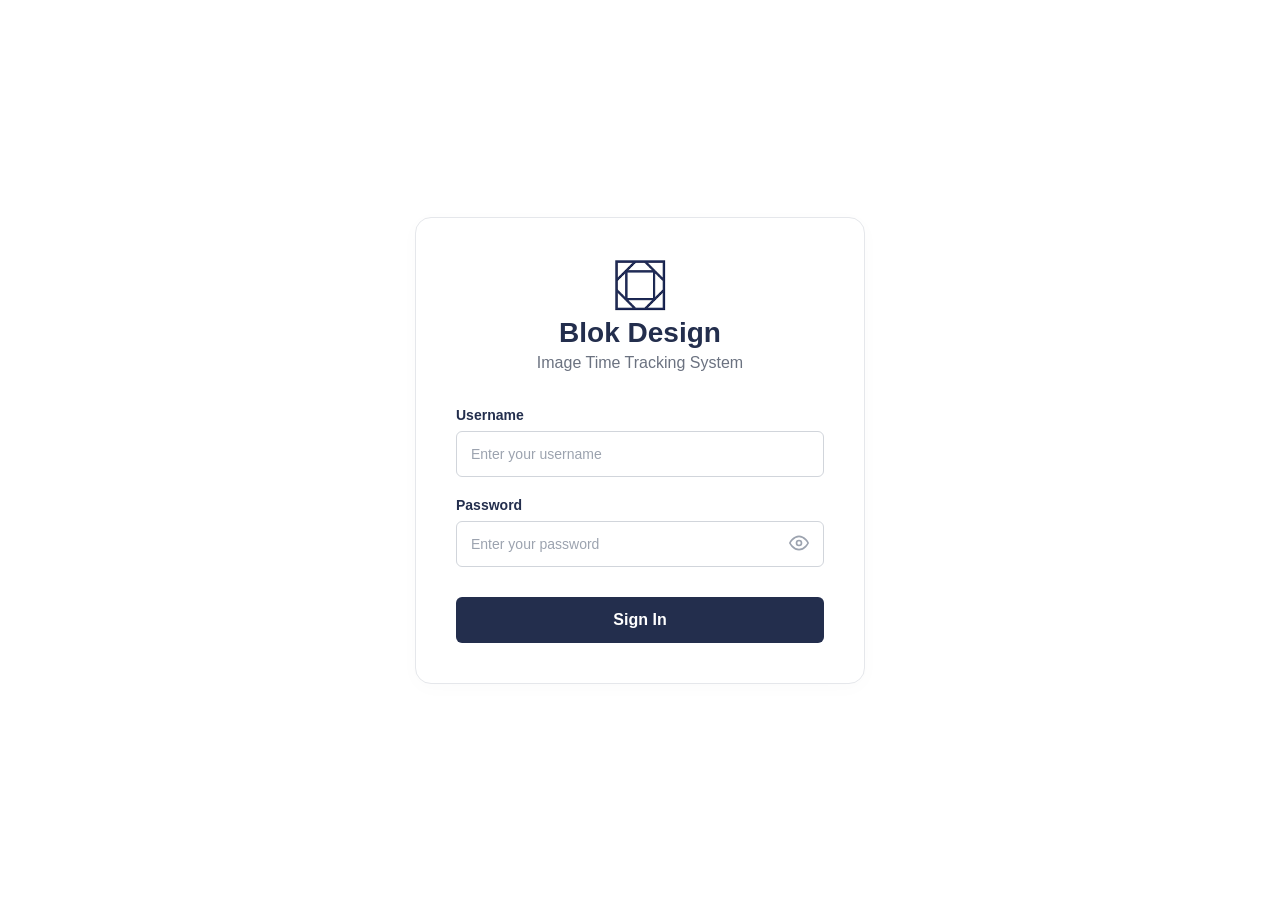
<file: Index.html>
<!DOCTYPE html>
<html lang="en">
<head>
    <meta charset="UTF-8">
    <meta name="viewport" content="width=device-width, initial-scale=1.0">
    <title>Blok Design - Login</title>
    
    <link rel="icon" type="image/jpeg" sizes="32x32" href="Fav.jpg">
    <link rel="icon" type="image/jpeg" sizes="96x96" href="Fav.jpg">
    <link rel="apple-touch-icon" sizes="480x480" href="Fav.jpg">

    <style>
        /* General Reset & Typography */
        * {
            box-sizing: border-box;
            margin: 0;
            padding: 0;
            font-family: 'Segoe UI', Tahoma, Geneva, Verdana, sans-serif;
        }

        body {
            background-color: #ffffff;
            display: flex;
            justify-content: center;
            align-items: center;
            height: 100vh;
        }

        /* Login Card Styling */
        .login-card {
            width: 100%;
            max-width: 450px;
            background-color: #ffffff;
            border: 1px solid #e5e7eb;
            border-radius: 16px;
            padding: 40px;
            text-align: center;
            box-shadow: 0 4px 20px rgba(0, 0, 0, 0.02);
        }

        /* Logo Styling */
        .logo-container {
            margin-bottom: 80;
        }

        /* Typography */
        h1 {
            color: #232e4d;
            font-size: 28px;
            font-weight: 800;
            margin-bottom: 5px;
        }

        h2 {
            color: #6b7280;
            font-size: 16px;
            font-weight: 400;
            margin-bottom: 35px;
        }

        /* Form & Input Styling */
        form {
            text-align: left;
        }

        .input-group {
            margin-bottom: 20px;
            position: relative; 
        }

        label {
            display: block;
            color: #232e4d;
            font-size: 14px;
            font-weight: 700;
            margin-bottom: 8px;
        }

        input {
            width: 100%;
            padding: 14px;
            padding-right: 45px; 
            font-size: 14px;
            border: 1px solid #d1d5db;
            border-radius: 6px;
            color: #333;
            outline: none;
            transition: border-color 0.2s;
        }

        input::placeholder {
            color: #9ca3af;
        }

        input:focus {
            border-color: #232e4d;
        }

        /* Eye Icon Styling */
        .toggle-password {
            position: absolute;
            right: 15px;
            top: 36px; 
            cursor: pointer;
            color: #9ca3af;
            display: flex;
            align-items: center;
            justify-content: center;
        }

        .toggle-password:hover {
            color: #232e4d;
        }

        /* Button Styling */
        button {
            width: 100%;
            background-color: #232e4d;
            color: #ffffff;
            font-size: 16px;
            font-weight: 600;
            padding: 14px;
            border: none;
            border-radius: 6px;
            cursor: pointer;
            margin-top: 10px;
            transition: background-color 0.2s;
        }

        button:hover {
            background-color: #1a233a;
        }
    </style>
</head>
<body>

    <div class="login-card">
        
        <div class="logo-container">
            <img src="Fav.jpg" alt="Company Logo" style="height: 55px; width: auto;">
        </div>

        <h1>Blok Design</h1>
        <h2>Image Time Tracking System</h2>

        <form id="loginForm">
            <div class="input-group">
                <label for="username">Username</label>
                <input type="text" id="username" placeholder="Enter your username" required>
            </div>
            
            <div class="input-group">
                <label for="password">Password</label>
                <input type="password" id="password" placeholder="Enter your password" required>
                <span class="toggle-password" id="togglePassword" title="Show Password">
                    <svg xmlns="http://www.w3.org/2000/svg" width="20" height="20" viewBox="0 0 24 24" fill="none" stroke="currentColor" stroke-width="2" stroke-linecap="round" stroke-linejoin="round">
                        <path d="M1 12s4-8 11-8 11 8 11 8-4 8-11 8-11-8-11-8z"></path>
                        <circle cx="12" cy="12" r="3"></circle>
                    </svg>
                </span>
            </div>

            <button type="submit">Sign In</button>
        </form>
    </div>

    <script>
        // 1. Logic for toggling the password visibility
        const togglePassword = document.getElementById('togglePassword');
        const passwordInput = document.getElementById('password');

        togglePassword.addEventListener('click', function () {
            // Check the current type of the input
            const type = passwordInput.getAttribute('type') === 'password' ? 'text' : 'password';
            passwordInput.setAttribute('type', type);
            
            // Change the SVG icon depending on whether the password is shown or hidden
            if (type === 'text') {
                // Eye with a slash (Hide password)
                this.innerHTML = `<svg xmlns="http://www.w3.org/2000/svg" width="20" height="20" viewBox="0 0 24 24" fill="none" stroke="currentColor" stroke-width="2" stroke-linecap="round" stroke-linejoin="round"><path d="M17.94 17.94A10.07 10.07 0 0 1 12 20c-7 0-11-8-11-8a18.45 18.45 0 0 1 5.06-5.94M9.9 4.24A9.12 9.12 0 0 1 12 4c7 0 11 8 11 8a18.5 18.5 0 0 1-2.16 3.19m-6.72-1.07a3 3 0 1 1-4.24-4.24"></path><line x1="1" y1="1" x2="23" y2="23"></line></svg>`;
                this.setAttribute('title', 'Hide Password');
            } else {
                // Regular eye (Show password)
                this.innerHTML = `<svg xmlns="http://www.w3.org/2000/svg" width="20" height="20" viewBox="0 0 24 24" fill="none" stroke="currentColor" stroke-width="2" stroke-linecap="round" stroke-linejoin="round"><path d="M1 12s4-8 11-8 11 8 11 8-4 8-11 8-11-8-11-8z"></path><circle cx="12" cy="12" r="3"></circle></svg>`;
                this.setAttribute('title', 'Show Password');
            }
        });

        // 2. Logic for authentication
        document.getElementById('loginForm').addEventListener('submit', function(event) {
            event.preventDefault();

            const enteredUsername = document.getElementById('username').value;
            const enteredPassword = document.getElementById('password').value;

            // Updated credentials check
            if (enteredUsername === 'Admin' && enteredPassword === '12345') {
                window.location.href = 'All.html';
            } else {
                alert('username/password error');
            }
        });
    </script>

</body>
</html>
</file>
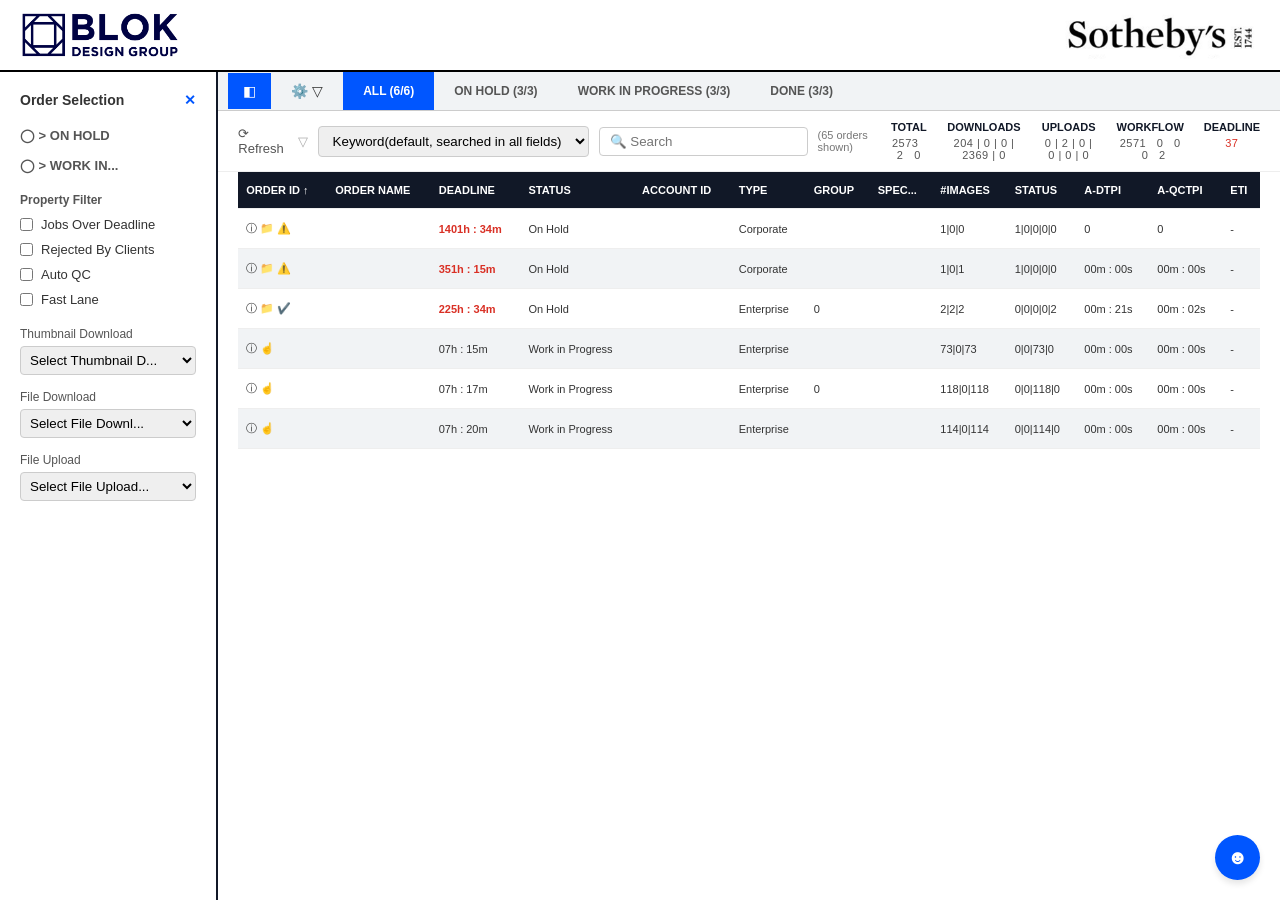
<file: All.html>
<!DOCTYPE html>
<html lang="en">
<head>
    <meta charset="UTF-8">
    <meta name="viewport" content="width=device-width, initial-scale=1.0">
    <title>Blok Queue Management</title>
    <link rel="icon" type="image/jpeg" sizes="32x32" href="Fav.jpg">
    <link rel="icon" type="image/jpeg" sizes="96x96" href="Fav.jpg">
    <link rel="apple-touch-icon" sizes="480x480" href="Fav.jpg">
    <link rel="stylesheet" href="style.css">
</head>
<body>

    <header class="top-header">
        <img src="Blok.png" alt="Company Logo" class="logo">

        <img src="sothebys" alt="Second Logo" class="logo">

    </header>

    <div class="app-container">
        
        <aside class="sidebar">
            <div class="sidebar-header">
                Order Selection <span class="close">✕</span>
            </div>
            <div class="sidebar-nav">
                <div class="sidebar-nav-item">◯ > ON HOLD</div>
                <div class="sidebar-nav-item">◯ > WORK IN...</div>
            </div>

            <div>
                <div class="sidebar-section-title">Property Filter</div>
                <div class="checkbox-group">
                    <label class="checkbox-item"><input type="checkbox"> Jobs Over Deadline</label>
                    <label class="checkbox-item"><input type="checkbox"> Rejected By Clients</label>
                    <label class="checkbox-item"><input type="checkbox"> Auto QC</label>
                    <label class="checkbox-item"><input type="checkbox"> Fast Lane</label>
                </div>
            </div>

            <div class="dropdown-group">
                <div class="dropdown">
                    <label>Thumbnail Download</label>
                    <select><option>Select Thumbnail D...</option></select>
                </div>
                <div class="dropdown">
                    <label>File Download</label>
                    <select><option>Select File Downl...</option></select>
                </div>
                <div class="dropdown">
                    <label>File Upload</label>
                    <select><option>Select File Upload...</option></select>
                </div>
            </div>
        </aside>

        <main class="main-content">
            <div class="top-nav">
                <div class="nav-icon-group">
                    <div class="nav-icon">◧</div>
                    
                    <div class="dropdown-menu-container">
                        <div class="nav-icon" style="background-color: transparent; color: #333; padding: 10px;">⚙️ ▽</div>
                        
                        <div class="nav-dropdown">
                            <a href="#" class="nav-dropdown-item"><span class="icon">👤</span> Employee List</a>
                            <a href="#" class="nav-dropdown-item"><span class="icon">👥</span> Roles</a>
                            <a href="#" class="nav-dropdown-item"><span class="icon">🤝</span> Teams</a>
                            <a href="#" class="nav-dropdown-item"><span class="icon">🕒</span> Shifts</a>
                            <a href="#" class="nav-dropdown-item"><span class="icon">📅</span> Shift Plans</a>
                            <a href="#" class="nav-dropdown-item"><span class="icon">📁</span> Shift Groups</a>
                            <a href="#" class="nav-dropdown-item"><span class="icon">🎨</span> Designer Shifts</a>
                            <a href="#" class="nav-dropdown-item"><span class="icon">📋</span> Specifications</a>
                            <a href="#" class="nav-dropdown-item"><span class="icon">⚙️</span> Complexities</a>
                            <a href="#" class="nav-dropdown-item"><span class="icon">📄</span> File Status</a>
                            
                            <div class="nav-dropdown-item has-submenu">
                                <span class="icon">📊</span> Reporting <span class="arrow-right">›</span>
                                <div class="nav-sub-dropdown">
                                    <a href="#" class="nav-dropdown-item"><span class="icon">📈</span> Daily Report</a>
                                    <a href="#" class="nav-dropdown-item"><span class="icon">📉</span> Weekly Report</a>
                                    <a href="#" class="nav-dropdown-item"><span class="icon">📅</span> Monthly Report</a>
                                    <a href="#" class="nav-dropdown-item"><span class="icon">🎯</span> KPI Dashboard</a>
                                </div>
                            </div>
                            
                            <a href="#" class="nav-dropdown-item"><span class="icon">🔍</span> Monitoring</a>
                            <a href="#" class="nav-dropdown-item"><span class="icon">📈</span> Dashboard</a>
                        </div>
                    </div>
                </div>

                <div class="nav-tab-group">
                    <a href="All.html" class="nav-tab active">ALL (6/6)</a>
                    <a href="On Hold.html" class="nav-tab">ON HOLD (3/3)</a>
                    <a href="WIP.html" class="nav-tab">WORK IN PROGRESS (3/3)</a>
                    <a href="Done.html" class="nav-tab">DONE (3/3)</a>
                </div>
            </div>

            <div class="action-bar">
                <div class="search-container">
                    <span style="cursor: pointer; color: #555;">⟳ Refresh</span>
                    <span style="color: #aaa;">▽</span>
                    <select>
                        <option>Keyword(default, searched in all fields)</option>
                    </select>
                    <input type="text" placeholder="🔍 Search">
                    <span style="color: #777; font-size: 11px;">(65 orders shown)</span>
                </div>

                <div class="stats-dashboard">
                    <div class="stat-group">
                        <span class="stat-header">TOTAL</span>
                        <span class="stat-values">2573 &nbsp; 2 &nbsp; 0</span>
                    </div>
                    <div class="stat-group">
                        <span class="stat-header">DOWNLOADS</span>
                        <span class="stat-values">204 | 0 | 0 | 2369 | 0</span>
                    </div>
                    <div class="stat-group">
                        <span class="stat-header">UPLOADS</span>
                        <span class="stat-values">0 | 2 | 0 | 0 | 0 | 0</span>
                    </div>
                    <div class="stat-group">
                        <span class="stat-header">WORKFLOW</span>
                        <span class="stat-values">2571 &nbsp; 0 &nbsp; 0 &nbsp; 0 &nbsp; 2</span>
                    </div>
                    <div class="stat-group">
                        <span class="stat-header">DEADLINE</span>
                        <span class="stat-values" style="color: #d93025;">37</span>
                    </div>
                </div>
            </div>

            <div class="table-container">
                <table>
                    <thead>
                        <tr>
                            <th>ORDER ID ↑</th>
                            <th>ORDER NAME</th>
                            <th>DEADLINE</th>
                            <th>STATUS</th>
                            <th>ACCOUNT ID</th>
                            <th>TYPE</th>
                            <th>GROUP</th>
                            <th>SPEC...</th>
                            <th>#IMAGES</th>
                            <th>STATUS</th>
                            <th>A-DTPI</th>
                            <th>A-QCTPI</th>
                            <th>ETI</th>
                        </tr>
                    </thead>
                    <tbody>
                        <tr>
                            <td>ⓘ 📁 ⚠️</td>
                            <td></td>
                            <td class="text-red">1401h : 34m</td>
                            <td>On Hold</td>
                            <td></td>
                            <td>Corporate</td>
                            <td></td>
                            <td></td>
                            <td>1|0|0</td>
                            <td>1|0|0|0|0</td>
                            <td>0</td>
                            <td>0</td>
                            <td>-</td>
                        </tr>
                        <tr>
                            <td>ⓘ 📁 ⚠️</td>
                            <td></td>
                            <td class="text-red">351h : 15m</td>
                            <td>On Hold</td>
                            <td></td>
                            <td>Corporate</td>
                            <td></td>
                            <td></td>
                            <td>1|0|1</td>
                            <td>1|0|0|0|0</td>
                            <td>00m : 00s</td>
                            <td>00m : 00s</td>
                            <td>-</td>
                        </tr>
                        <tr>
                            <td>ⓘ 📁 ✔️</td>
                            <td></td>
                            <td class="text-red">225h : 34m</td>
                            <td>On Hold</td>
                            <td></td>
                            <td>Enterprise</td>
                            <td>0</td>
                            <td></td>
                            <td>2|2|2</td>
                            <td>0|0|0|0|2</td>
                            <td>00m : 21s</td>
                            <td>00m : 02s</td>
                            <td>-</td>
                        </tr>

                              <tr>
                            <td>ⓘ ☝️</td>
                            <td></td>
                            <td>07h : 15m</td>
                            <td>Work in Progress</td>
                            <td></td>
                            <td>Enterprise</td>
                            <td></td>
                            <td></td>
                            <td>73|0|73</td>
                           <td>0|0|73|0</td>
                            <td>00m : 00s</td>
                            <td>00m : 00s</td>
                            <td>-</td>
                        </tr>
                        <tr>
                            <td>ⓘ ☝️</td>
                            <td></td>
                            <td>07h : 17m</td>
                            <td>Work in Progress</td>
                            <td></td>
                            <td>Enterprise</td>
                            <td>0</td>
                            <td></td>
                            <td>118|0|118</td>
                            <td>0|0|118|0</td>
                            <td>00m : 00s</td>
                            <td>00m : 00s</td>
                            <td>-</td>
                            </tr>
                        <tr>
                            <td>ⓘ ☝️</td>
                            <td></td>
                            <td>07h : 20m</td>
                            <td>Work in Progress</td>
                            <td></td>
                            <td>Enterprise</td>
                            <td></td>
                            <td></td>
                            <td>114|0|114</td>
                            <td>0|0|114|0</td>
                            <td>00m : 00s</td>
                            <td>00m : 00s</td>
                            <td>-</td></tr>
                    </tbody>
                </table>
            </div>

            <div class="fab">☻</div>
        </main>
    </div>

</body>
</html>
</file>
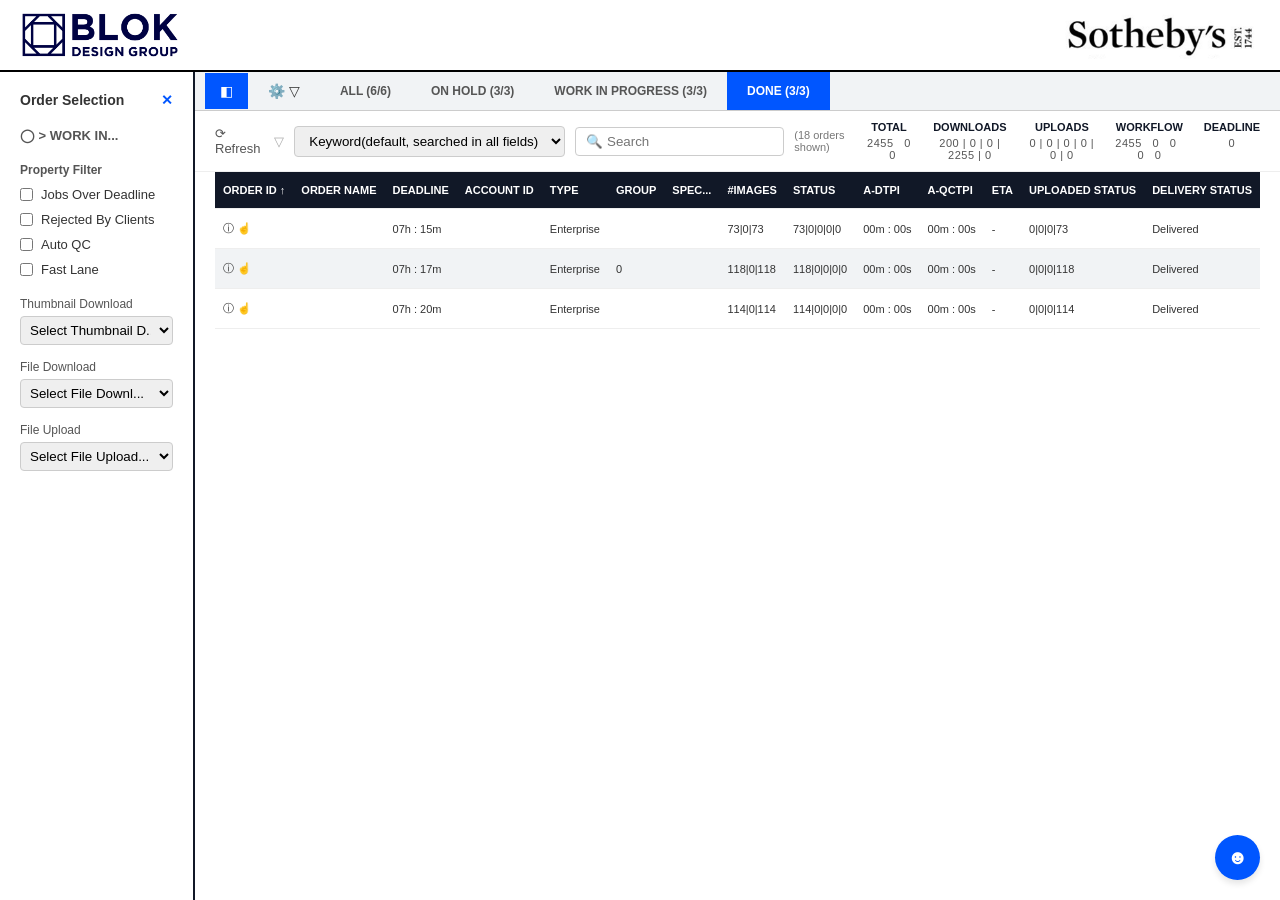
<file: Done.html>
<!DOCTYPE html>
<html lang="en">
<head>
    <meta charset="UTF-8">
    <meta name="viewport" content="width=device-width, initial-scale=1.0">
    <title>Blok Queue Management</title>
    <link rel="icon" type="image/jpeg" sizes="32x32" href="Fav.jpg">
    <link rel="icon" type="image/jpeg" sizes="96x96" href="Fav.jpg">
    <link rel="apple-touch-icon" sizes="480x480" href="Fav.jpg">
    <link rel="stylesheet" href="style.css">
</head>
<body>

    <header class="top-header">
        <img src="Blok.png" alt="Company Logo" class="logo">

         <img src="sothebys" alt="Second Logo" class="logo">
    </header>

    <div class="app-container">
        
        <aside class="sidebar">
            <div class="sidebar-header">
                Order Selection <span class="close">✕</span>
            </div>
            <div class="sidebar-nav">
                <div class="sidebar-nav-item">◯ > WORK IN...</div>
            </div>

            <div>
                <div class="sidebar-section-title">Property Filter</div>
                <div class="checkbox-group">
                    <label class="checkbox-item"><input type="checkbox"> Jobs Over Deadline</label>
                    <label class="checkbox-item"><input type="checkbox"> Rejected By Clients</label>
                    <label class="checkbox-item"><input type="checkbox"> Auto QC</label>
                    <label class="checkbox-item"><input type="checkbox"> Fast Lane</label>
                </div>
            </div>

            <div class="dropdown-group">
                <div class="dropdown">
                    <label>Thumbnail Download</label>
                    <select><option>Select Thumbnail D...</option></select>
                </div>
                <div class="dropdown">
                    <label>File Download</label>
                    <select><option>Select File Downl...</option></select>
                </div>
                <div class="dropdown">
                    <label>File Upload</label>
                    <select><option>Select File Upload...</option></select>
                </div>
            </div>
        </aside>

        <main class="main-content">
            <div class="top-nav">
                <div class="nav-icon-group">
                    <div class="nav-icon">◧</div>
                    
                    <div class="dropdown-menu-container">
                        <div class="nav-icon" style="background-color: transparent; color: #333; padding: 10px;">⚙️ ▽</div>
                        
                        <div class="nav-dropdown">
                            <a href="#" class="nav-dropdown-item"><span class="icon">👤</span> Employee List</a>
                            <a href="#" class="nav-dropdown-item"><span class="icon">👥</span> Roles</a>
                            <a href="#" class="nav-dropdown-item"><span class="icon">🤝</span> Teams</a>
                            <a href="#" class="nav-dropdown-item"><span class="icon">🕒</span> Shifts</a>
                            <a href="#" class="nav-dropdown-item"><span class="icon">📅</span> Shift Plans</a>
                            <a href="#" class="nav-dropdown-item"><span class="icon">📁</span> Shift Groups</a>
                            <a href="#" class="nav-dropdown-item"><span class="icon">🎨</span> Designer Shifts</a>
                            <a href="#" class="nav-dropdown-item"><span class="icon">📋</span> Specifications</a>
                            <a href="#" class="nav-dropdown-item"><span class="icon">⚙️</span> Complexities</a>
                            <a href="#" class="nav-dropdown-item"><span class="icon">📄</span> File Status</a>
                            
                            <div class="nav-dropdown-item has-submenu">
                                <span class="icon">📊</span> Reporting <span class="arrow-right">›</span>
                                <div class="nav-sub-dropdown">
                                    <a href="#" class="nav-dropdown-item"><span class="icon">📈</span> Daily Report</a>
                                    <a href="#" class="nav-dropdown-item"><span class="icon">📉</span> Weekly Report</a>
                                    <a href="#" class="nav-dropdown-item"><span class="icon">📅</span> Monthly Report</a>
                                    <a href="#" class="nav-dropdown-item"><span class="icon">🎯</span> KPI Dashboard</a>
                                </div>
                            </div>
                            
                            <a href="#" class="nav-dropdown-item"><span class="icon">🔍</span> Monitoring</a>
                            <a href="#" class="nav-dropdown-item"><span class="icon">📈</span> Dashboard</a>
                        </div>
                    </div>
                </div>

                <div class="nav-tab-group">
                    <a href="All.html" class="nav-tab">ALL (6/6)</a>
                    <a href="On Hold.html" class="nav-tab">ON HOLD (3/3)</a>
                    <a href="WIP.html" class="nav-tab">WORK IN PROGRESS (3/3)</a>
                    <a href="Done.html" class="nav-tab active">DONE (3/3)</a>
                </div>
            </div>

            <div class="action-bar">
                <div class="search-container">
                    <span style="cursor: pointer; color: #555;">⟳ Refresh</span>
                    <span style="color: #aaa;">▽</span>
                    <select>
                        <option>Keyword(default, searched in all fields)</option>
                    </select>
                    <input type="text" placeholder="🔍 Search">
                    <span style="color: #777; font-size: 11px;">(18 orders shown)</span>
                </div>

                <div class="stats-dashboard">
                    <div class="stat-group">
                        <span class="stat-header">TOTAL</span>
                        <span class="stat-values">2455 &nbsp; 0 &nbsp; 0</span>
                    </div>
                    <div class="stat-group">
                        <span class="stat-header">DOWNLOADS</span>
                        <span class="stat-values">200 | 0 | 0 | 2255 | 0</span>
                    </div>
                    <div class="stat-group">
                        <span class="stat-header">UPLOADS</span>
                        <span class="stat-values">0 | 0 | 0 | 0 | 0 | 0</span>
                    </div>
                    <div class="stat-group">
                        <span class="stat-header">WORKFLOW</span>
                        <span class="stat-values">2455 &nbsp; 0 &nbsp; 0 &nbsp; 0 &nbsp; 0</span>
                    </div>
                    <div class="stat-group">
                        <span class="stat-header">DEADLINE</span>
                        <span class="stat-values">0</span>
                    </div>
                </div>
            </div>

            <div class="table-container">
                <table>
                    <thead>
                        <tr>
                            <th>ORDER ID ↑</th>
                            <th>ORDER NAME</th>
                            <th>DEADLINE</th>
                            <th>ACCOUNT ID</th>
                            <th>TYPE</th>
                            <th>GROUP</th>
                            <th>SPEC...</th>
                            <th>#IMAGES</th>
                            <th>STATUS</th>
                            <th>A-DTPI</th>
                            <th>A-QCTPI</th>
                            <th>ETA</th>
                            <th>UPLOADED STATUS</th>
                            <th>DELIVERY STATUS</th>
                        </tr>
                    </thead>
                    <tbody>
                        <tr>
                            <td>ⓘ ☝️</td>
                            <td></td>
                            <td>07h : 15m</td>
                            <td></td>
                            <td>Enterprise</td>
                            <td></td>
                            <td></td>
                            <td>73|0|73</td>
                            <td>73|0|0|0|0</td>
                            <td>00m : 00s</td>
                            <td>00m : 00s</td>
                            <td>-</td>
                            <td>0|0|0|73</td>
                            <td>Delivered</td>
                        </tr>
                        <tr>
                            <td>ⓘ ☝️</td>
                            <td></td>
                            <td>07h : 17m</td>
                            <td></td>
                            <td>Enterprise</td>
                            <td>0</td>
                            <td></td>
                            <td>118|0|118</td>
                            <td>118|0|0|0|0</td>
                            <td>00m : 00s</td>
                            <td>00m : 00s</td>
                            <td>-</td>
                            <td>0|0|0|118</td>
                            <td>Delivered</td>
                        </tr>
                        <tr>
                            <td>ⓘ ☝️</td>
                            <td></td>
                            <td>07h : 20m</td>
                            <td></td>
                            <td>Enterprise</td>
                            <td></td>
                            <td></td>
                            <td>114|0|114</td>
                            <td>114|0|0|0|0</td>
                            <td>00m : 00s</td>
                            <td>00m : 00s</td>
                            <td>-</td>
                            <td>0|0|0|114</td>
                            <td>Delivered</td>
                        </tr>
                    </tbody>
                </table>
            </div>

            <div class="fab">☻</div>
        </main>
    </div>

</body>
</html>
</file>
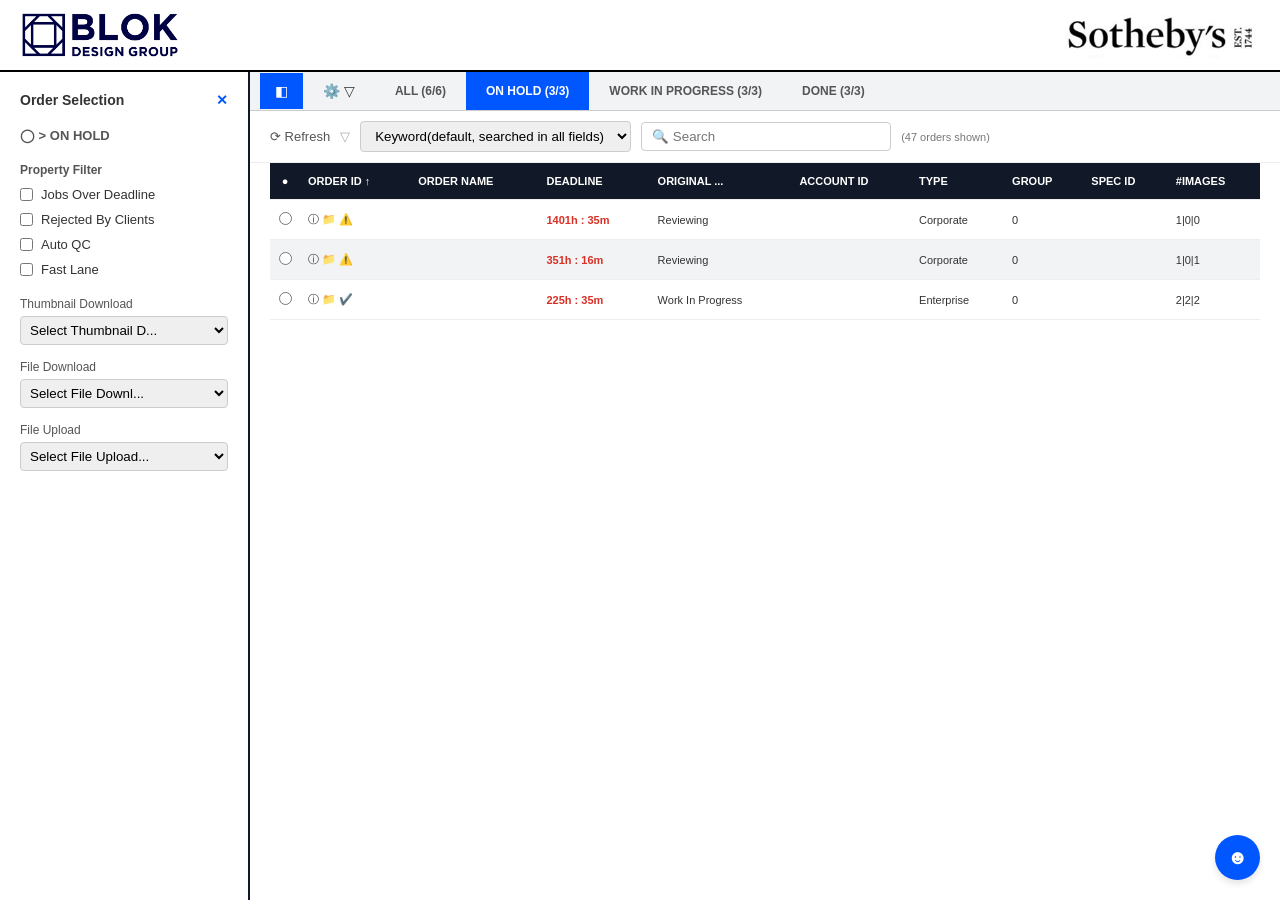
<file: On Hold.html>
<!DOCTYPE html>
<html lang="en">
<head>
    <meta charset="UTF-8">
    <meta name="viewport" content="width=device-width, initial-scale=1.0">
    <title>Blok Queue Management</title>
    <link rel="icon" type="image/jpeg" sizes="32x32" href="Fav.jpg">
    <link rel="icon" type="image/jpeg" sizes="96x96" href="Fav.jpg">
    <link rel="apple-touch-icon" sizes="480x480" href="Fav.jpg">
    <link rel="stylesheet" href="style.css">
</head>
<body>

    <header class="top-header">
        <img src="Blok.png" alt="Company Logo" class="logo">

         <img src="sothebys" alt="Second Logo" class="logo">
    </header>

    <div class="app-container">
        <aside class="sidebar">
            <div class="sidebar-header">
                Order Selection <span class="close">✕</span>
            </div>
            <div class="sidebar-nav">
                <div class="sidebar-nav-item">◯ > ON HOLD</div>
            </div>

            <div>
                <div class="sidebar-section-title">Property Filter</div>
                <div class="checkbox-group">
                    <label class="checkbox-item"><input type="checkbox"> Jobs Over Deadline</label>
                    <label class="checkbox-item"><input type="checkbox"> Rejected By Clients</label>
                    <label class="checkbox-item"><input type="checkbox"> Auto QC</label>
                    <label class="checkbox-item"><input type="checkbox"> Fast Lane</label>
                </div>
            </div>

            <div class="dropdown-group">
                <div class="dropdown">
                    <label>Thumbnail Download</label>
                    <select><option>Select Thumbnail D...</option></select>
                </div>
                <div class="dropdown">
                    <label>File Download</label>
                    <select><option>Select File Downl...</option></select>
                </div>
                <div class="dropdown">
                    <label>File Upload</label>
                    <select><option>Select File Upload...</option></select>
                </div>
            </div>
        </aside>

        <main class="main-content">
            <div class="top-nav">
                <div class="nav-icon-group">
                    <div class="nav-icon">◧</div>
                    
                    <div class="dropdown-menu-container">
                        <div class="nav-icon" style="background-color: transparent; color: #333; padding: 10px;">⚙️ ▽</div>
                        
                        <div class="nav-dropdown">
                            <a href="#" class="nav-dropdown-item"><span class="icon">👤</span> Employee List</a>
                            <a href="#" class="nav-dropdown-item"><span class="icon">👥</span> Roles</a>
                            <a href="#" class="nav-dropdown-item"><span class="icon">🤝</span> Teams</a>
                            <a href="#" class="nav-dropdown-item"><span class="icon">🕒</span> Shifts</a>
                            <a href="#" class="nav-dropdown-item"><span class="icon">📅</span> Shift Plans</a>
                            <a href="#" class="nav-dropdown-item"><span class="icon">📁</span> Shift Groups</a>
                            <a href="#" class="nav-dropdown-item"><span class="icon">🎨</span> Designer Shifts</a>
                            <a href="#" class="nav-dropdown-item"><span class="icon">📋</span> Specifications</a>
                            <a href="#" class="nav-dropdown-item"><span class="icon">⚙️</span> Complexities</a>
                            <a href="#" class="nav-dropdown-item"><span class="icon">📄</span> File Status</a>
                            
                            <div class="nav-dropdown-item has-submenu">
                                <span class="icon">📊</span> Reporting <span class="arrow-right">›</span>
                                <div class="nav-sub-dropdown">
                                    <a href="#" class="nav-dropdown-item"><span class="icon">📈</span> Daily Report</a>
                                    <a href="#" class="nav-dropdown-item"><span class="icon">📉</span> Weekly Report</a>
                                    <a href="#" class="nav-dropdown-item"><span class="icon">📅</span> Monthly Report</a>
                                    <a href="#" class="nav-dropdown-item"><span class="icon">🎯</span> KPI Dashboard</a>
                                </div>
                            </div>
                            
                            <a href="#" class="nav-dropdown-item"><span class="icon">🔍</span> Monitoring</a>
                            <a href="#" class="nav-dropdown-item"><span class="icon">📈</span> Dashboard</a>
                        </div>
                    </div>
                </div>

                <div class="nav-tab-group">
                    <a href="All.html" class="nav-tab">ALL (6/6)</a>
                    <a href="On Hold.html" class="nav-tab active">ON HOLD (3/3)</a>
                    <a href="WIP.html" class="nav-tab">WORK IN PROGRESS (3/3)</a>
                    <a href="Done.html" class="nav-tab">DONE (3/3)</a>
                </div>
            </div>

            <div class="action-bar">
                <div class="search-container">
                    <span style="cursor: pointer; color: #555;">⟳ Refresh</span>
                    <span style="color: #aaa;">▽</span>
                    <select>
                        <option>Keyword(default, searched in all fields)</option>
                    </select>
                    <input type="text" placeholder="🔍 Search">
                    <span style="color: #777; font-size: 11px;">(47 orders shown)</span>
                </div>
            </div>

            <div class="table-container">
                <table>
                    <thead>
                        <tr>
                            <th class="radio-cell">●</th>
                            <th>ORDER ID ↑</th>
                            <th>ORDER NAME</th>
                            <th>DEADLINE</th>
                            <th>ORIGINAL ...</th>
                            <th>ACCOUNT ID</th>
                            <th>TYPE</th>
                            <th>GROUP</th>
                            <th>SPEC ID</th>
                            <th>#IMAGES</th>
                        </tr>
                    </thead>
                    <tbody>
                        <tr>
                            <td class="radio-cell"><input type="radio" name="order"></td>
                            <td>ⓘ 📁 ⚠️</td>
                            <td></td>
                            <td class="text-red">1401h : 35m</td>
                            <td>Reviewing</td>
                            <td></td>
                            <td>Corporate</td>
                            <td>0</td>
                            <td></td>
                            <td>1|0|0</td>
                        </tr>
                        <tr>
                            <td class="radio-cell"><input type="radio" name="order"></td>
                            <td>ⓘ 📁 ⚠️</td>
                            <td></td>
                            <td class="text-red">351h : 16m</td>
                            <td>Reviewing</td>
                            <td></td>
                            <td>Corporate</td>
                            <td>0</td>
                            <td></td>
                            <td>1|0|1</td>
                        </tr>
                        <tr>
                            <td class="radio-cell"><input type="radio" name="order"></td>
                            <td>ⓘ 📁 ✔️</td>
                            <td></td>
                            <td class="text-red">225h : 35m</td>
                            <td>Work In Progress</td>
                            <td></td>
                            <td>Enterprise</td>
                            <td>0</td>
                            <td></td>
                            <td>2|2|2</td>
                        </tr>
                    </tbody>
                </table>
            </div>
            
            <div class="fab">☻</div>
        </main>
    </div>

</body>
</html>
</file>
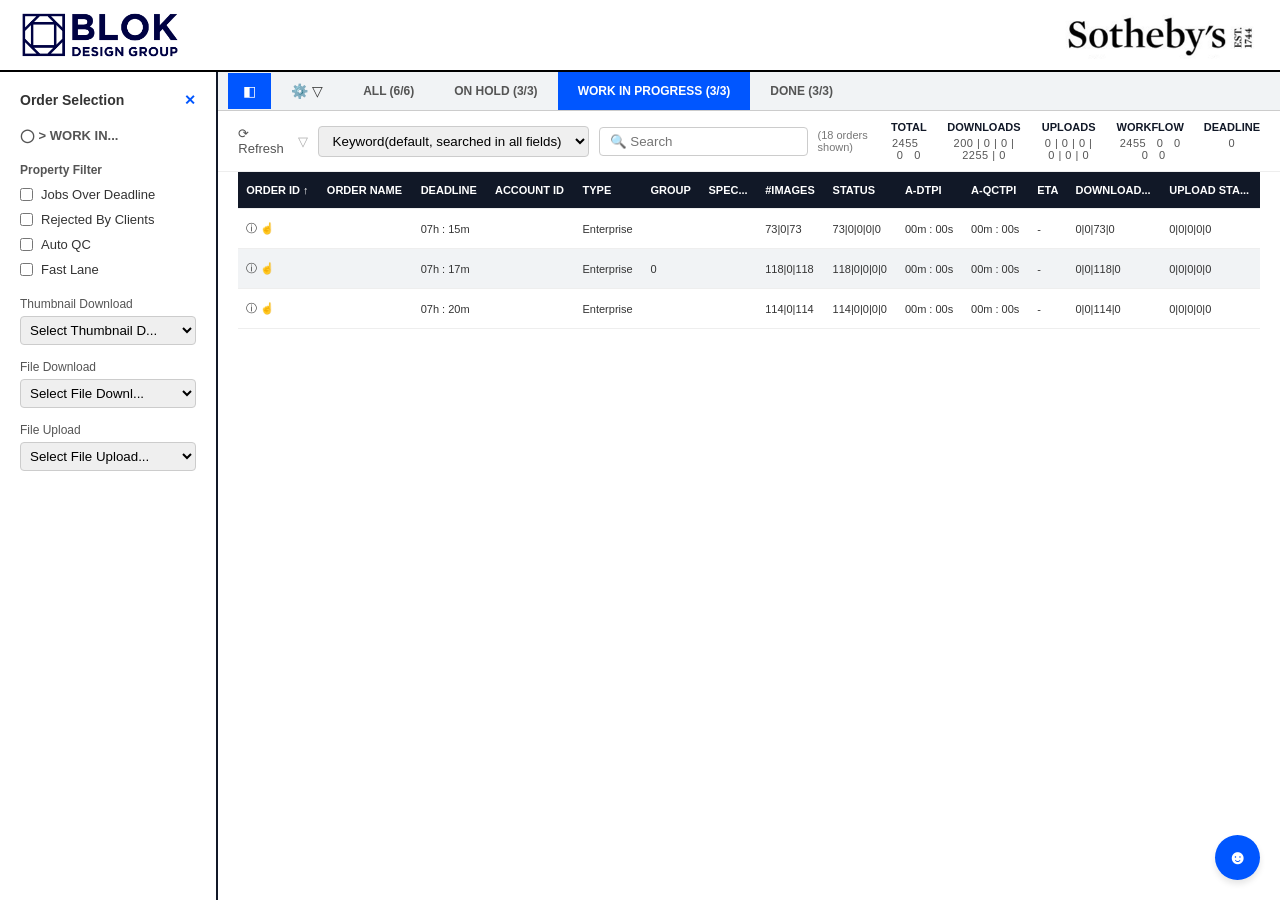
<file: WIP.html>
<!DOCTYPE html>
<html lang="en">
<head>
    <meta charset="UTF-8">
    <meta name="viewport" content="width=device-width, initial-scale=1.0">
    <title>Blok Queue Management</title>
    <link rel="icon" type="image/jpeg" sizes="32x32" href="Fav.jpg">
    <link rel="icon" type="image/jpeg" sizes="96x96" href="Fav.jpg">
    <link rel="apple-touch-icon" sizes="480x480" href="Fav.jpg">
    <link rel="stylesheet" href="style.css">
</head>
<body>

    <header class="top-header">
        <img src="Blok.png" alt="Company Logo" class="logo">

         <img src="sothebys" alt="Second Logo" class="logo">
    </header>

    <div class="app-container">
        
        <aside class="sidebar">
            <div class="sidebar-header">
                Order Selection <span class="close">✕</span>
            </div>
            <div class="sidebar-nav">
                <div class="sidebar-nav-item">◯ > WORK IN...</div>
            </div>

            <div>
                <div class="sidebar-section-title">Property Filter</div>
                <div class="checkbox-group">
                    <label class="checkbox-item"><input type="checkbox"> Jobs Over Deadline</label>
                    <label class="checkbox-item"><input type="checkbox"> Rejected By Clients</label>
                    <label class="checkbox-item"><input type="checkbox"> Auto QC</label>
                    <label class="checkbox-item"><input type="checkbox"> Fast Lane</label>
                </div>
            </div>

            <div class="dropdown-group">
                <div class="dropdown">
                    <label>Thumbnail Download</label>
                    <select><option>Select Thumbnail D...</option></select>
                </div>
                <div class="dropdown">
                    <label>File Download</label>
                    <select><option>Select File Downl...</option></select>
                </div>
                <div class="dropdown">
                    <label>File Upload</label>
                    <select><option>Select File Upload...</option></select>
                </div>
            </div>
        </aside>

        <main class="main-content">
            <div class="top-nav">
                <div class="nav-icon-group">
                    <div class="nav-icon">◧</div>
                    
                    <div class="dropdown-menu-container">
                        <div class="nav-icon" style="background-color: transparent; color: #333; padding: 10px;">⚙️ ▽</div>
                        
                        <div class="nav-dropdown">
                            <a href="#" class="nav-dropdown-item"><span class="icon">👤</span> Employee List</a>
                            <a href="#" class="nav-dropdown-item"><span class="icon">👥</span> Roles</a>
                            <a href="#" class="nav-dropdown-item"><span class="icon">🤝</span> Teams</a>
                            <a href="#" class="nav-dropdown-item"><span class="icon">🕒</span> Shifts</a>
                            <a href="#" class="nav-dropdown-item"><span class="icon">📅</span> Shift Plans</a>
                            <a href="#" class="nav-dropdown-item"><span class="icon">📁</span> Shift Groups</a>
                            <a href="#" class="nav-dropdown-item"><span class="icon">🎨</span> Designer Shifts</a>
                            <a href="#" class="nav-dropdown-item"><span class="icon">📋</span> Specifications</a>
                            <a href="#" class="nav-dropdown-item"><span class="icon">⚙️</span> Complexities</a>
                            <a href="#" class="nav-dropdown-item"><span class="icon">📄</span> File Status</a>
                            
                            <div class="nav-dropdown-item has-submenu">
                                <span class="icon">📊</span> Reporting <span class="arrow-right">›</span>
                                <div class="nav-sub-dropdown">
                                    <a href="#" class="nav-dropdown-item"><span class="icon">📈</span> Daily Report</a>
                                    <a href="#" class="nav-dropdown-item"><span class="icon">📉</span> Weekly Report</a>
                                    <a href="#" class="nav-dropdown-item"><span class="icon">📅</span> Monthly Report</a>
                                    <a href="#" class="nav-dropdown-item"><span class="icon">🎯</span> KPI Dashboard</a>
                                </div>
                            </div>
                            
                            <a href="#" class="nav-dropdown-item"><span class="icon">🔍</span> Monitoring</a>
                            <a href="#" class="nav-dropdown-item"><span class="icon">📈</span> Dashboard</a>
                        </div>
                    </div>
                </div>

                <div class="nav-tab-group">
                    <a href="All.html" class="nav-tab">ALL (6/6)</a>
                    <a href="On Hold.html" class="nav-tab">ON HOLD (3/3)</a>
                    <a href="WIP.html" class="nav-tab active">WORK IN PROGRESS (3/3)</a>
                    <a href="Done.html" class="nav-tab">DONE (3/3)</a>
                </div>
            </div>

            <div class="action-bar">
                <div class="search-container">
                    <span style="cursor: pointer; color: #555;">⟳ Refresh</span>
                    <span style="color: #aaa;">▽</span>
                    <select>
                        <option>Keyword(default, searched in all fields)</option>
                    </select>
                    <input type="text" placeholder="🔍 Search">
                    <span style="color: #777; font-size: 11px;">(18 orders shown)</span>
                </div>

                <div class="stats-dashboard">
                    <div class="stat-group">
                        <span class="stat-header">TOTAL</span>
                        <span class="stat-values">2455 &nbsp; 0 &nbsp; 0</span>
                    </div>
                    <div class="stat-group">
                        <span class="stat-header">DOWNLOADS</span>
                        <span class="stat-values">200 | 0 | 0 | 2255 | 0</span>
                    </div>
                    <div class="stat-group">
                        <span class="stat-header">UPLOADS</span>
                        <span class="stat-values">0 | 0 | 0 | 0 | 0 | 0</span>
                    </div>
                    <div class="stat-group">
                        <span class="stat-header">WORKFLOW</span>
                        <span class="stat-values">2455 &nbsp; 0 &nbsp; 0 &nbsp; 0 &nbsp; 0</span>
                    </div>
                    <div class="stat-group">
                        <span class="stat-header">DEADLINE</span>
                        <span class="stat-values">0</span>
                    </div>
                </div>
            </div>

            <div class="table-container">
                <table>
                    <thead>
                        <tr>
                            <th>ORDER ID ↑</th>
                            <th>ORDER NAME</th>
                            <th>DEADLINE</th>
                            <th>ACCOUNT ID</th>
                            <th>TYPE</th>
                            <th>GROUP</th>
                            <th>SPEC...</th>
                            <th>#IMAGES</th>
                            <th>STATUS</th>
                            <th>A-DTPI</th>
                            <th>A-QCTPI</th>
                            <th>ETA</th>
                            <th>DOWNLOAD...</th>
                            <th>UPLOAD STA...</th>
                        </tr>
                    </thead>
                    <tbody>
                        <tr>
                            <td>ⓘ ☝️</td>
                            <td></td>
                            <td>07h : 15m</td>
                            <td></td>
                            <td>Enterprise</td>
                            <td></td>
                            <td></td>
                            <td>73|0|73</td>
                            <td>73|0|0|0|0</td>
                            <td>00m : 00s</td>
                            <td>00m : 00s</td>
                            <td>-</td>
                            <td>0|0|73|0</td>
                            <td>0|0|0|0|0</td>
                        </tr>
                        <tr>
                            <td>ⓘ ☝️</td>
                            <td></td>
                            <td>07h : 17m</td>
                            <td></td>
                            <td>Enterprise</td>
                            <td>0</td>
                            <td></td>
                            <td>118|0|118</td>
                            <td>118|0|0|0|0</td>
                            <td>00m : 00s</td>
                            <td>00m : 00s</td>
                            <td>-</td>
                            <td>0|0|118|0</td>
                            <td>0|0|0|0|0</td>
                        </tr>
                        <tr>
                            <td>ⓘ ☝️</td>
                            <td></td>
                            <td>07h : 20m</td>
                            <td></td>
                            <td>Enterprise</td>
                            <td></td>
                            <td></td>
                            <td>114|0|114</td>
                            <td>114|0|0|0|0</td>
                            <td>00m : 00s</td>
                            <td>00m : 00s</td>
                            <td>-</td>
                            <td>0|0|114|0</td>
                            <td>0|0|0|0|0</td>
                        </tr>
                    </tbody>
                </table>
            </div>

            <div class="fab">☻</div>
        </main>
    </div>

</body>
</html>
</file>
<file: style.css>
/* General Reset & Typography */
* {
    box-sizing: border-box;
    margin: 0;
    padding: 0;
    font-family: 'Segoe UI', Tahoma, Geneva, Verdana, sans-serif;
}

/* Body Layout */
body {
    background-color: #ffffff;
    color: #333;
    display: flex;
    flex-direction: column; 
    height: 100vh;
    overflow: hidden;
}

/* Top Header Bar */
.top-header {
    background-color: #ffffff; 
    width: 100%;
    padding: 10px 20px;
    display: flex;
    justify-content: space-between; 
    align-items: center;
    border-bottom: 2px solid #000;
    z-index: 20;
}

/* Logo Styling */
.logo {
    height: 50px; 
    width: auto;
    max-width: 200px;
}

/* Wrapper for the rest of the app */
.app-container {
    display: flex;
    flex-grow: 1;
    overflow: hidden;
    width: 100%;
}

/* Sidebar Styling */
.sidebar {
    width: 250px;
    border-right: 2px solid #111827;
    padding: 20px;
    display: flex;
    flex-direction: column;
    gap: 20px;
    background-color: #ffffff;
    z-index: 10;
    overflow-y: auto;
}
.sidebar-header {
    display: flex;
    justify-content: space-between;
    align-items: center;
    font-weight: bold;
    font-size: 14px;
}
.sidebar-header span.close {
    color: #0056ff;
    cursor: pointer;
}
.sidebar-nav {
    font-size: 13px;
    font-weight: bold;
    color: #555;
    display: flex;
    flex-direction: column;
    gap: 15px;
}
.sidebar-nav-item {
    display: flex;
    align-items: center;
    gap: 8px;
    cursor: pointer;
}
.sidebar-section-title {
    font-size: 12px;
    font-weight: bold;
    margin-bottom: 10px;
    color: #555;
}
.checkbox-group {
    display: flex;
    flex-direction: column;
    gap: 10px;
    font-size: 13px;
}
.checkbox-item {
    display: flex;
    align-items: center;
    gap: 8px;
}
.dropdown-group {
    display: flex;
    flex-direction: column;
    gap: 15px;
}
.dropdown {
    display: flex;
    flex-direction: column;
    gap: 5px;
    font-size: 12px;
    color: #555;
}
.dropdown select {
    padding: 5px;
    border: 1px solid #ccc;
    border-radius: 4px;
}

/* Main Content Styling */
.main-content {
    flex-grow: 1;
    display: flex;
    flex-direction: column;
    background-color: #f8f9fa;
    position: relative;
}

/* Top Navigation Tabs */
.top-nav {
    display: flex;
    background-color: #f1f3f5;
    border-bottom: 1px solid #ccc;
    align-items: center;
}
.nav-icon-group {
    display: flex;
    padding: 0 10px;
    gap: 10px;
}
.nav-icon {
    background-color: #0056ff;
    color: white;
    padding: 10px 15px;
    cursor: pointer;
    font-size: 14px;
}
.nav-tab-group {
    display: flex;
}
.nav-tab {
    padding: 12px 20px;
    font-size: 12px;
    font-weight: bold;
    color: #555;
    cursor: pointer;
    text-transform: uppercase;
    text-decoration: none;
    display: block;
}
.nav-tab.active {
    background-color: #0056ff;
    color: white;
}

/* Search & Stats Bar */
.action-bar {
    display: flex;
    justify-content: space-between;
    align-items: center;
    padding: 10px 20px;
    background-color: #ffffff;
    border-bottom: 1px solid #eee;
}
.search-container {
    display: flex;
    align-items: center;
    gap: 10px;
    font-size: 13px;
}
.search-container select, .search-container input {
    padding: 6px 10px;
    border: 1px solid #ccc;
    border-radius: 4px;
}
.search-container input {
    width: 250px;
}

/* Stats Dashboard */
.stats-dashboard {
    display: flex;
    gap: 20px;
    font-size: 11px;
    color: #333;
    text-align: center;
}
.stat-group {
    display: flex;
    flex-direction: column;
    align-items: center;
    gap: 4px;
}
.stat-header {
    font-weight: bold;
    text-transform: uppercase;
    color: #111827;
}
.stat-values {
    color: #555;
    letter-spacing: 0.5px;
}

/* Data Table Styling */
.table-container {
    padding: 0 20px 20px 20px;
    flex-grow: 1;
    overflow-y: auto;
    background-color: #ffffff;
}
table {
    width: 100%;
    border-collapse: collapse;
    font-size: 11px;
    text-align: left;
    white-space: nowrap;
}
th, td {
    padding: 12px 8px;
    border-bottom: 1px solid #eee;
}
th {
    background-color: #111827;
    color: #ffffff;
    font-weight: bold;
    text-transform: uppercase;
    position: sticky;
    top: 0;
}
tbody tr:nth-child(even) {
    background-color: #f1f3f5;
}
tbody tr:nth-child(odd) {
    background-color: #ffffff;
}
.text-red {
    color: #d93025;
    font-weight: bold;
}
.radio-cell {
    width: 30px;
    text-align: center;
}

/* Floating Action Button (Chat) */
.fab {
    position: absolute;
    bottom: 20px;
    right: 20px;
    background-color: #0056ff;
    color: white;
    width: 45px;
    height: 45px;
    border-radius: 50%;
    display: flex;
    align-items: center;
    justify-content: center;
    font-size: 20px;
    cursor: pointer;
    box-shadow: 0 4px 6px rgba(0,0,0,0.1);
}

/* --- Dropdown Menu Box Styling --- */

/* Container to hold the icon and the dropdown together */
.dropdown-menu-container {
    position: relative;
    display: inline-block;
}

/* The actual white dropdown box */
.nav-dropdown {
    display: none; /* Hidden by default */
    position: absolute;
    top: 100%; 
    left: 0;
    background-color: #ffffff;
    min-width: 220px;
    box-shadow: 0 4px 12px rgba(0,0,0,0.15);
    border: 1px solid #e0e0e0;
    border-radius: 4px;
    z-index: 100;
    flex-direction: column;
    padding: 8px 0;
    margin-top: 5px;
}

/* Show the dropdown when hovering over the container */
.dropdown-menu-container:hover .nav-dropdown {
    display: flex; 
}

/* Individual items in the list */
.nav-dropdown-item {
    padding: 8px 16px;
    font-size: 13px;
    color: #333;
    display: flex;
    align-items: center;
    gap: 12px;
    cursor: pointer;
    text-decoration: none;
}

/* Highlight row on hover */
.nav-dropdown-item:hover {
    background-color: #f1f3f5;
}

/* Pushes the tiny arrow for 'Reporting' to the far right */
.nav-dropdown-item .arrow-right {
    margin-left: auto;
    font-size: 16px;
    color: #888;
}

/* Fades the icons slightly to match your screenshot */
.nav-dropdown-item span.icon {
    opacity: 0.6;
    font-size: 14px;
    width: 16px;
    text-align: center;
}

/* --- Sub-Menu (Slide-out) Styling --- */

/* Make the parent item a relative container */
.has-submenu {
    position: relative;
}

/* The actual sub-menu box */
.nav-sub-dropdown {
    display: none; /* Hidden by default */
    position: absolute;
    top: -5px; /* Aligns with the top of the Reporting row */
    left: 100%; /* Pushes it exactly to the right edge of the main box */
    background-color: #ffffff;
    min-width: 200px;
    box-shadow: 0 4px 12px rgba(0,0,0,0.15);
    border: 1px solid #e0e0e0;
    border-radius: 4px;
    z-index: 101; /* Keeps it on top of everything else */
    flex-direction: column;
    padding: 8px 0;
}

/* Show the sub-menu when hovering over the parent item */
.has-submenu:hover .nav-sub-dropdown {
    display: flex;
}
</file>
